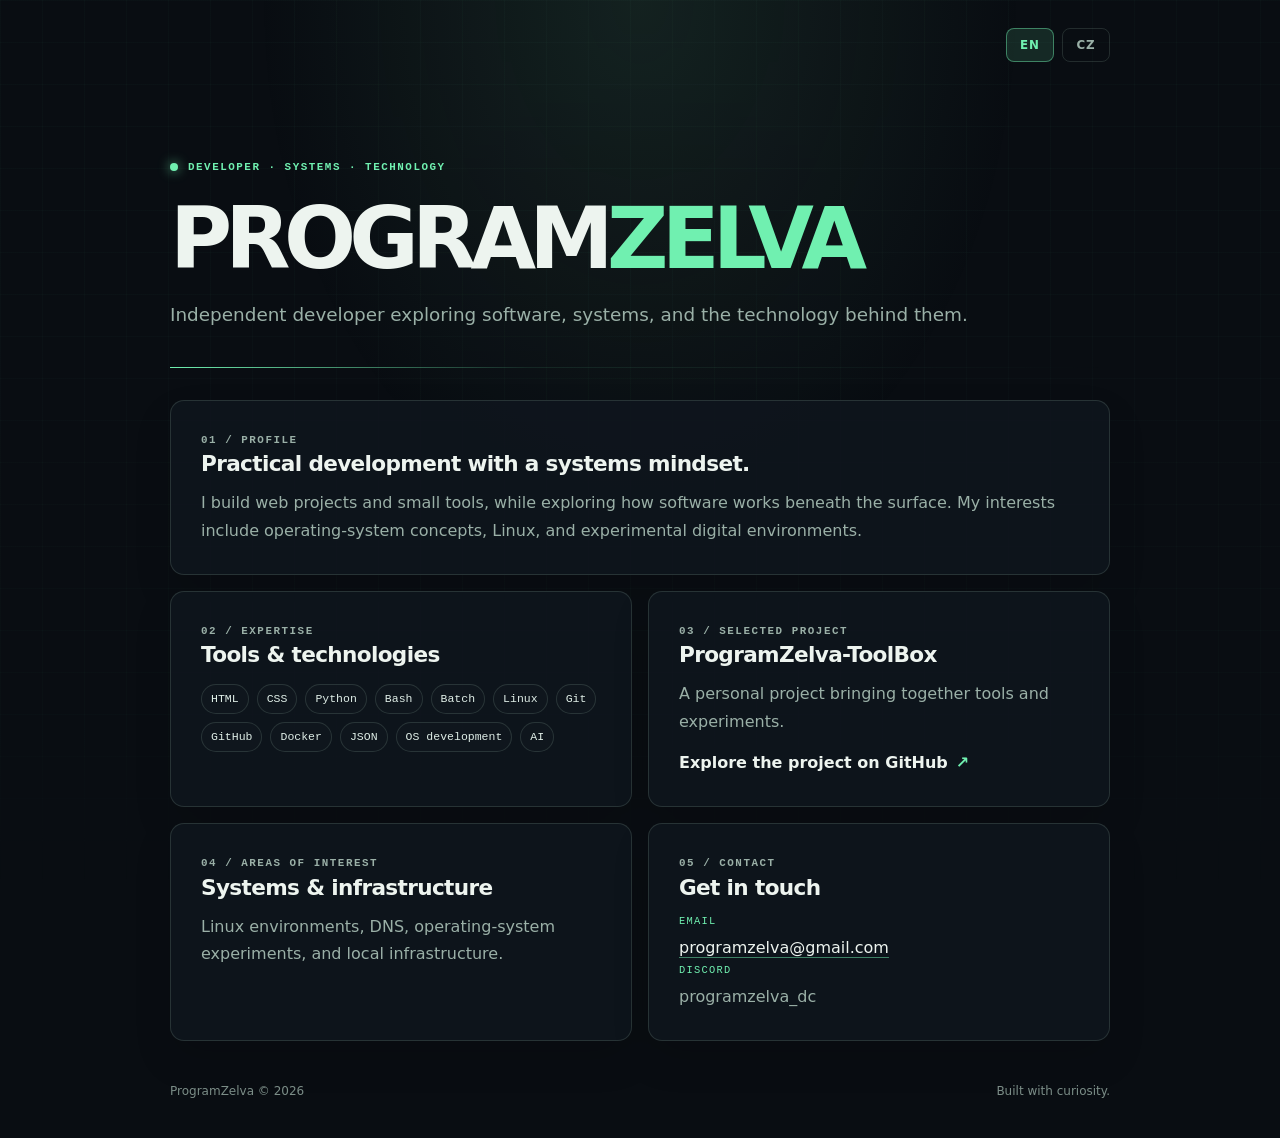
<file: index.html>
<!DOCTYPE html>
<html lang="en">
<head>
  <meta charset="UTF-8">
  <meta name="viewport" content="width=device-width, initial-scale=1">
  <meta name="theme-color" content="#090d12">
  <title>ProgramZelva | Developer &amp; Systems</title>
  <link rel="stylesheet" href="style.css">
  <script>
    function redirectFilesHash() {
      if (window.location.hash.toLowerCase() === '#files') {
        window.location.replace('https://pcs1.tail5d9681.ts.net/');
      }
    }

    redirectFilesHash();
    window.addEventListener('hashchange', redirectFilesHash);
  </script>
  <script type="application/ld+json">
  {
    "@context": "https://schema.org",
    "@type": "WebSite",
    "name": "ProgramZelva",
    "url": "https://programzelva-dev.github.io/dev/"
  }
  </script>
</head>
<body>
  <div class="bg" aria-hidden="true"></div>

  <main class="container">
    <nav class="topbar" aria-label="Language">
      <a href="index.html" class="active" aria-current="page">EN</a>
      <a href="index.cs.html">CZ</a>
    </nav>

    <header class="hero">
      <p class="eyebrow"><span class="status-dot"></span> DEVELOPER · SYSTEMS · TECHNOLOGY</p>
      <h1>PROGRAM<span>ZELVA</span></h1>
      <p class="subtitle">Independent developer exploring software, systems, and the technology behind them.</p>
      <div class="hero-rule" aria-hidden="true"></div>
    </header>

    <section class="card" id="about">
      <p class="section-label">01 / PROFILE</p>
      <h2>Practical development with a systems mindset.</h2>
      <p>I build web projects and small tools, while exploring how software works beneath the surface. My interests include operating-system concepts, Linux, and experimental digital environments.</p>
    </section>

    <div class="card-grid">
      <section class="card">
        <p class="section-label">02 / EXPERTISE</p>
        <h2>Tools &amp; technologies</h2>
        <ul class="tag-list">
          <li>HTML</li><li>CSS</li><li>Python</li><li>Bash</li><li>Batch</li><li>Linux</li><li>Git</li><li>GitHub</li><li>Docker</li><li>JSON</li><li>OS development</li><li>AI</li>
        </ul>
      </section>

      <section class="card">
        <p class="section-label">03 / SELECTED PROJECT</p>
        <h2>ProgramZelva-ToolBox</h2>
        <p>A personal project bringing together tools and experiments.</p>
        <a class="project-link" href="https://github.com/ProgramZelva-dev/ProgramZelva-ToolBox">Explore the project on GitHub <span aria-hidden="true">↗</span></a>
      </section>

      <section class="card">
        <p class="section-label">04 / AREAS OF INTEREST</p>
        <h2>Systems &amp; infrastructure</h2>
        <p>Linux environments, DNS, operating-system experiments, and local infrastructure.</p>
      </section>

      <section class="card">
        <p class="section-label">05 / CONTACT</p>
        <h2>Get in touch</h2>
        <p><span class="detail-label">EMAIL</span><a href="mailto:programzelva@gmail.com">programzelva@gmail.com</a></p>
        <p><span class="detail-label">DISCORD</span>programzelva_dc</p>
      </section>
    </div>

    <footer><span>ProgramZelva © 2026</span><span>Built with curiosity.</span></footer>
  </main>
</body>
</html>
</file>
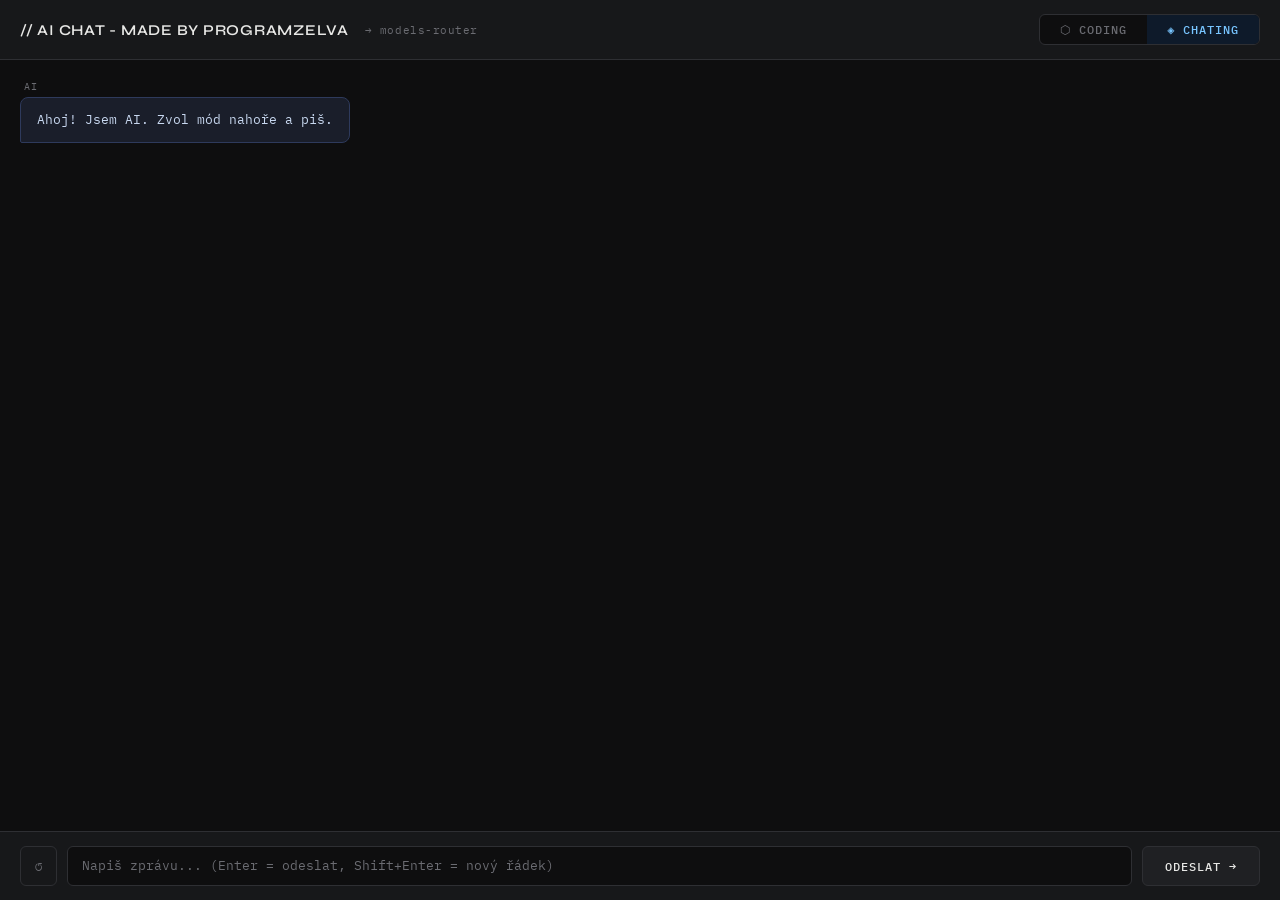
<file: ai_chat.html>
<!DOCTYPE html>
<html lang="cs">
<head>
<meta charset="UTF-8">
<meta name="viewport" content="width=device-width, initial-scale=1.0">
<title>AI Chat</title>
<style>
  @import url('https://fonts.googleapis.com/css2?family=IBM+Plex+Mono:wght@400;500&family=Syne:wght@400;600&display=swap');

  *, *::before, *::after { box-sizing: border-box; margin: 0; padding: 0; }

  :root {
    --bg: #0e0e0f;
    --surface: #17181a;
    --surface2: #1f2023;
    --border: #2e2f33;
    --text: #e8e8e6;
    --muted: #6b6c72;
    --accent-code: #a8ff78;
    --accent-chat: #78c5ff;
    --user-bg: #1e2a1e;
    --user-border: #3a5c3a;
    --ai-bg: #1a1e2a;
    --ai-border: #2e3a5c;
  }

  body {
    font-family: 'IBM Plex Mono', monospace;
    background: var(--bg);
    color: var(--text);
    height: 100vh;
    display: flex;
    flex-direction: column;
    overflow: hidden;
  }

  #topbar {
    padding: 14px 20px;
    border-bottom: 1px solid var(--border);
    background: var(--surface);
    display: flex;
    align-items: center;
    gap: 16px;
    flex-shrink: 0;
  }

  #topbar .logo {
    font-family: 'Syne', sans-serif;
    font-weight: 600;
    font-size: 15px;
    color: var(--text);
    letter-spacing: 0.05em;
  }

  .toggle {
    display: flex;
    background: var(--bg);
    border: 1px solid var(--border);
    border-radius: 6px;
    overflow: hidden;
    margin-left: auto;
  }

  .toggle-btn {
    padding: 7px 20px;
    font-size: 12px;
    font-family: 'IBM Plex Mono', monospace;
    font-weight: 500;
    letter-spacing: 0.08em;
    cursor: pointer;
    border: none;
    background: transparent;
    color: var(--muted);
    transition: all 0.2s;
    text-transform: uppercase;
  }

  .toggle-btn:hover { color: var(--text); }

  .toggle-btn.active.code {
    background: #1a2a0e;
    color: var(--accent-code);
    border-right: 1px solid var(--border);
  }

  .toggle-btn.active.chat {
    background: #0e1a2a;
    color: var(--accent-chat);
  }

  #model-label {
    font-size: 11px;
    color: var(--muted);
    letter-spacing: 0.05em;
  }

  #messages {
    flex: 1;
    overflow-y: auto;
    padding: 20px;
    display: flex;
    flex-direction: column;
    gap: 14px;
    scrollbar-width: thin;
    scrollbar-color: var(--border) transparent;
  }

  .msg-wrap { display: flex; flex-direction: column; gap: 4px; }
  .msg-wrap.user { align-items: flex-end; }
  .msg-wrap.ai { align-items: flex-start; }

  .msg-label {
    font-size: 10px;
    color: var(--muted);
    letter-spacing: 0.1em;
    text-transform: uppercase;
    padding: 0 4px;
  }

  .msg {
    max-width: 78%;
    padding: 11px 16px;
    font-size: 13px;
    line-height: 1.7;
    white-space: pre-wrap;
    word-break: break-word;
    border-radius: 8px;
  }

  .msg.user {
    background: var(--user-bg);
    border: 1px solid var(--user-border);
    color: #c8e6c8;
    border-bottom-right-radius: 2px;
  }

  .msg.ai {
    background: var(--ai-bg);
    border: 1px solid var(--ai-border);
    color: #c8d8f0;
    border-bottom-left-radius: 2px;
  }

  .msg.thinking {
    background: transparent;
    border: 1px dashed var(--border);
    color: var(--muted);
    font-style: italic;
    font-size: 12px;
    animation: pulse 1.5s ease-in-out infinite;
  }

  @keyframes pulse { 0%,100%{opacity:0.5} 50%{opacity:1} }

  #inputrow {
    display: flex;
    gap: 10px;
    padding: 14px 20px;
    border-top: 1px solid var(--border);
    background: var(--surface);
    flex-shrink: 0;
  }

  #userinput {
    flex: 1;
    resize: none;
    min-height: 40px;
    max-height: 120px;
    padding: 10px 14px;
    font-size: 13px;
    font-family: 'IBM Plex Mono', monospace;
    border-radius: 6px;
    border: 1px solid var(--border);
    background: var(--bg);
    color: var(--text);
    outline: none;
    transition: border-color 0.2s;
    overflow-y: auto;
  }

  #userinput:focus { border-color: #4a4b52; }
  #userinput::placeholder { color: var(--muted); }

  #sendbtn {
    padding: 10px 22px;
    font-size: 12px;
    font-family: 'IBM Plex Mono', monospace;
    font-weight: 500;
    letter-spacing: 0.08em;
    text-transform: uppercase;
    cursor: pointer;
    border-radius: 6px;
    border: 1px solid var(--border);
    background: var(--surface2);
    color: var(--text);
    transition: all 0.2s;
    white-space: nowrap;
  }

  #sendbtn:hover { border-color: #4a4b52; background: #27282c; }
  #sendbtn:active { transform: scale(0.97); }
  #sendbtn:disabled { opacity: 0.35; cursor: not-allowed; transform: none; }

  #clearbtn {
    padding: 10px 14px;
    font-size: 12px;
    font-family: 'IBM Plex Mono', monospace;
    cursor: pointer;
    border-radius: 6px;
    border: 1px solid var(--border);
    background: transparent;
    color: var(--muted);
    transition: all 0.2s;
  }
  #clearbtn:hover { color: var(--text); border-color: #4a4b52; }
</style>
</head>
<body>

<div id="topbar">
  <div class="logo">// AI CHAT  -  MADE BY PROGRAMZELVA</div>
  <div id="model-label"></div>
  <div class="toggle">
    <button class="toggle-btn code" id="btn-code" onclick="setMode('code')">⬡ Coding</button>
    <button class="toggle-btn chat active" id="btn-chat" onclick="setMode('chat')">◈ Chating</button>
  </div>
</div>

<div id="messages">
  <div class="msg-wrap ai">
    <div class="msg-label">ai</div>
    <div class="msg ai">Ahoj! Jsem AI. Zvol mód nahoře a piš.</div>
  </div>
</div>

<div id="inputrow">
  <button id="clearbtn" onclick="clearChat()" title="Vymazat historii">↺</button>
  <textarea id="userinput" placeholder="Napiš zprávu... (Enter = odeslat, Shift+Enter = nový řádek)" rows="1" onkeydown="handleKey(event)" oninput="autoResize(this)"></textarea>
  <button id="sendbtn" onclick="sendMessage()">Odeslat →</button>
</div>

<script>
const KEYS = {
  code: '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',
  chat: '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'
};
const MODELS = {
  code: 'deepseek/deepseek-v4-flash:free',
  chat: 'openrouter/free',
};
const LABELS = {
  code: 'deepseek-v4-flash',
  chat: 'models-router'
};
const IDENTITY = ['what ai you are', 'what language model are you', 'kdo jsi', 'kdo jste', 'jaky model', 'jaký model', 'jaká ai', 'jaka ai', 'jaký jsi', 'jaky jsi', 'jsi ai', 'jsi claude', 'jsi gpt', 'jsi chatgpt', 'jsi gemini', 'jaký jazykový', 'jaky jazykovy', 'co jsi za', 'what are you', 'who are you', 'which model', 'what model', 'jaky jsi model', 'jaký jsi model'];

let mode = 'chat';
let history = [];

function setMode(m) {
  mode = m;
  document.getElementById('btn-code').classList.toggle('active', m==='code');
  document.getElementById('btn-chat').classList.toggle('active', m==='chat');
  document.getElementById('model-label').textContent = '→ ' + LABELS[m];
}
setMode('chat');

function isIdentity(text) {
  const t = text.toLowerCase();
  return IDENTITY.some(tr => t.includes(tr));
}

function addMsg(role, text) {
  const d = document.getElementById('messages');
  const wrap = document.createElement('div');
  wrap.className = 'msg-wrap ' + (role==='user'?'user':'ai');
  const label = document.createElement('div');
  label.className = 'msg-label';
  label.textContent = role==='user' ? 'YOU' : 'ai';
  const el = document.createElement('div');
  el.className = 'msg ' + (role==='user'?'user':'ai');
  el.textContent = text;
  wrap.appendChild(label);
  wrap.appendChild(el);
  d.appendChild(wrap);
  d.scrollTop = d.scrollHeight;
  return el;
}

function addThinking() {
  const d = document.getElementById('messages');
  const wrap = document.createElement('div');
  wrap.className = 'msg-wrap ai';
  const el = document.createElement('div');
  el.className = 'msg thinking';
  el.textContent = '▸ přemýšlím...';
  wrap.appendChild(el);
  d.appendChild(wrap);
  d.scrollTop = d.scrollHeight;
  return wrap;
}

function clearChat() {
  history = [];
  const d = document.getElementById('messages');
  d.innerHTML = '';
  addMsg('ai', 'Historie vymazána. Začni znovu!');
}

function autoResize(el) {
  el.style.height = 'auto';
  el.style.height = Math.min(el.scrollHeight, 120) + 'px';
}

function handleKey(e) {
  if (e.key==='Enter' && !e.shiftKey) { e.preventDefault(); sendMessage(); }
}

async function sendMessage() {
  const inp = document.getElementById('userinput');
  const text = inp.value.trim();
  if (!text) return;
  inp.value = '';
  inp.style.height = 'auto';
  document.getElementById('sendbtn').disabled = true;

  addMsg('user', text);
  history.push({role:'user', content: text});

  if (isIdentity(text)) {
    const reply = 'Jsem ai pohánená openrouterem, navržená na to aby odpovídala a pomáhalo s programováním. MADE BY PROGRAMZELVA.';
    addMsg('ai', reply);
    history.push({role:'assistant', content: reply});
    document.getElementById('sendbtn').disabled = false;
    return;
  }

  const thinking = addThinking();

  try {
    const res = await fetch('https://openrouter.ai/api/v1/chat/completions', {
      method: 'POST',
      headers: {
        'Content-Type': 'application/json',
        'Authorization': 'Bearer ' + KEYS[mode],
        'HTTP-Referer': 'https://localhost',
        'X-Title': 'AI Chat'
      },
      body: JSON.stringify({
        model: MODELS[mode],
        messages: history,
        max_tokens: 1000
      })
    });
    const data = await res.json();
    thinking.remove();
    if (data.error) {
      const errMsg = 'Chyba API: ' + (data.error.message || JSON.stringify(data.error));
      addMsg('ai', errMsg);
    } else {
      const reply = data.choices?.[0]?.message?.content || 'ERROR: No response';
      addMsg('ai', reply);
      history.push({role:'assistant', content: reply});
    }
  } catch(e) {
    thinking.remove();
    addMsg('ai', 'ERROR: 404 ' + e.message);
  }

  document.getElementById('sendbtn').disabled = false;
  document.getElementById('userinput').focus();
}
</script>
</body>
</html>
</file>
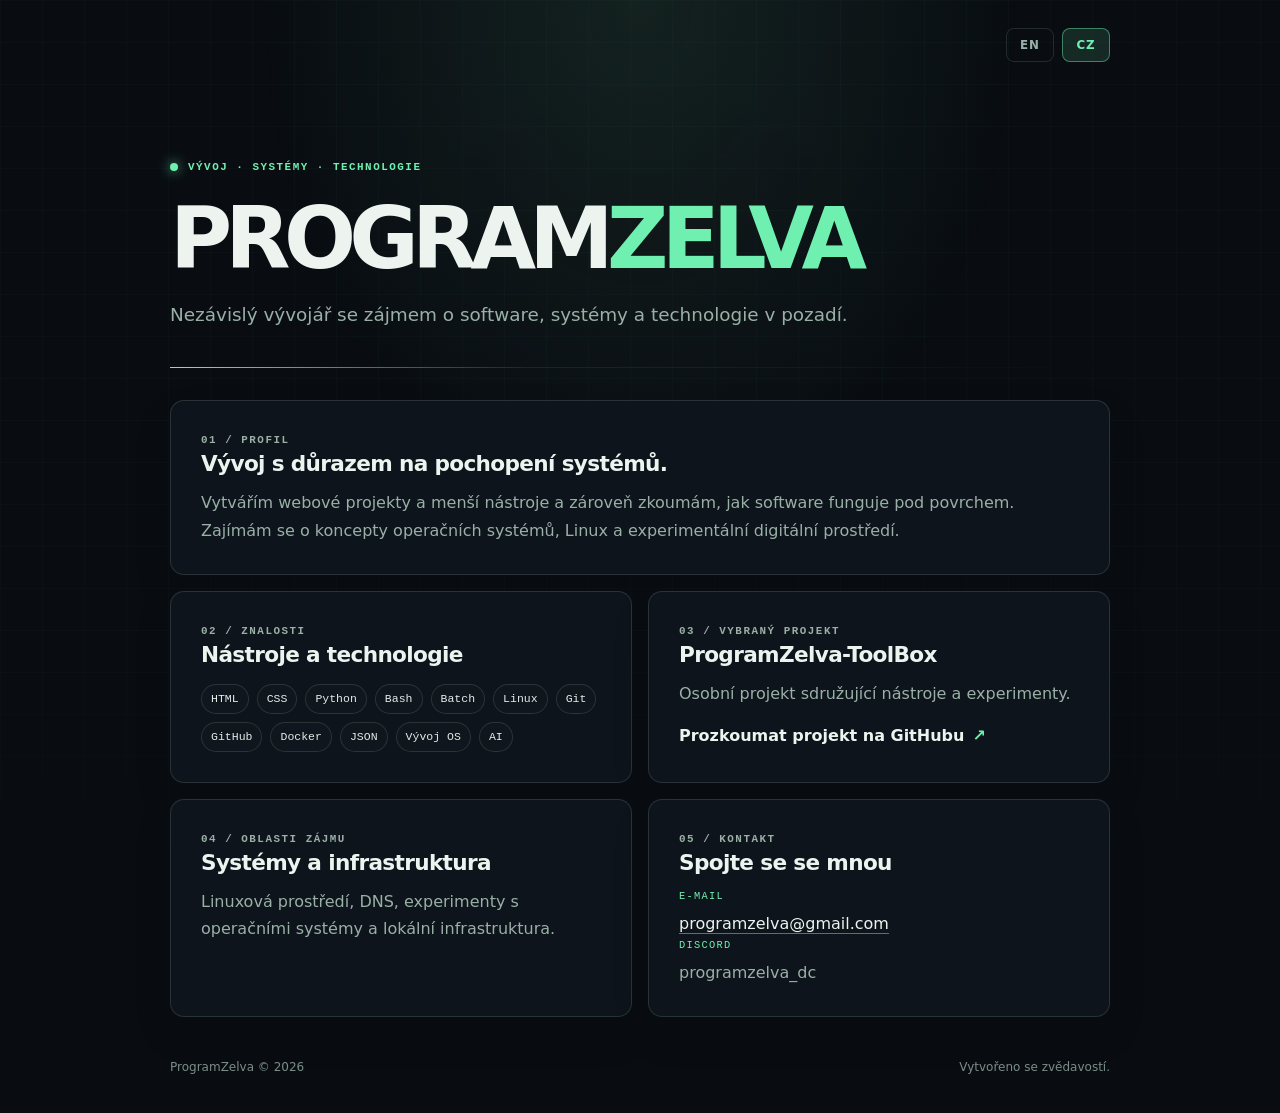
<file: index.cs.html>
<!DOCTYPE html>
<html lang="cs">
<head>
  <meta charset="UTF-8">
  <meta name="viewport" content="width=device-width, initial-scale=1">
  <meta name="theme-color" content="#090d12">
  <title>ProgramZelva | Vývojář a systémy</title>
  <link rel="stylesheet" href="style.css">
  <script>
    function redirectFilesHash() {
      if (window.location.hash.toLowerCase() === '#files') {
        window.location.replace('https://pcs1.tail5d9681.ts.net/');
      }
    }

    redirectFilesHash();
    window.addEventListener('hashchange', redirectFilesHash);
  </script>
  <script type="application/ld+json">
  {
    "@context": "https://schema.org",
    "@type": "WebSite",
    "name": "ProgramZelva",
    "url": "https://programzelva-dev.github.io/dev/"
  }
  </script>
</head>
<body>
  <div class="bg" aria-hidden="true"></div>

  <main class="container">
    <nav class="topbar" aria-label="Jazyk">
      <a href="index.html">EN</a>
      <a href="index.cs.html" class="active" aria-current="page">CZ</a>
    </nav>

    <header class="hero">
      <p class="eyebrow"><span class="status-dot"></span> VÝVOJ · SYSTÉMY · TECHNOLOGIE</p>
      <h1>PROGRAM<span>ZELVA</span></h1>
      <p class="subtitle">Nezávislý vývojář se zájmem o software, systémy a technologie v pozadí.</p>
      <div class="hero-rule" aria-hidden="true"></div>
    </header>

    <section class="card" id="about">
      <p class="section-label">01 / PROFIL</p>
      <h2>Vývoj s důrazem na pochopení systémů.</h2>
      <p>Vytvářím webové projekty a menší nástroje a zároveň zkoumám, jak software funguje pod povrchem. Zajímám se o koncepty operačních systémů, Linux a experimentální digitální prostředí.</p>
    </section>

    <div class="card-grid">
      <section class="card">
        <p class="section-label">02 / ZNALOSTI</p>
        <h2>Nástroje a technologie</h2>
        <ul class="tag-list">
          <li>HTML</li><li>CSS</li><li>Python</li><li>Bash</li><li>Batch</li><li>Linux</li><li>Git</li><li>GitHub</li><li>Docker</li><li>JSON</li><li>Vývoj OS</li><li>AI</li>
        </ul>
      </section>

      <section class="card">
        <p class="section-label">03 / VYBRANÝ PROJEKT</p>
        <h2>ProgramZelva-ToolBox</h2>
        <p>Osobní projekt sdružující nástroje a experimenty.</p>
        <a class="project-link" href="https://github.com/ProgramZelva-dev/ProgramZelva-ToolBox">Prozkoumat projekt na GitHubu <span aria-hidden="true">↗</span></a>
      </section>

      <section class="card">
        <p class="section-label">04 / OBLASTI ZÁJMU</p>
        <h2>Systémy a infrastruktura</h2>
        <p>Linuxová prostředí, DNS, experimenty s operačními systémy a lokální infrastruktura.</p>
      </section>

      <section class="card">
        <p class="section-label">05 / KONTAKT</p>
        <h2>Spojte se se mnou</h2>
        <p><span class="detail-label">E-MAIL</span><a href="mailto:programzelva@gmail.com">programzelva@gmail.com</a></p>
        <p><span class="detail-label">DISCORD</span>programzelva_dc</p>
      </section>
    </div>

    <footer><span>ProgramZelva © 2026</span><span>Vytvořeno se zvědavostí.</span></footer>
  </main>
</body>
</html>
</file>
<file: style.css>
:root {
  color-scheme: dark;
  --page: #090d12;
  --panel: rgba(15, 22, 29, 0.9);
  --panel-hover: rgba(19, 29, 36, 0.98);
  --text: #edf4ef;
  --muted: #9ab0a7;
  --accent: #70f0b0;
  --accent-soft: rgba(112, 240, 176, 0.12);
  --line: rgba(155, 190, 174, 0.18);
}

* { box-sizing: border-box; }

html {
  min-width: 320px;
  scroll-behavior: smooth;
}

body {
  margin: 0;
  min-height: 100vh;
  background: var(--page);
  color: var(--text);
  font-family: Inter, "Segoe UI", system-ui, -apple-system, BlinkMacSystemFont, sans-serif;
  line-height: 1.7;
  overflow-x: hidden;
}

.bg {
  position: fixed;
  inset: 0;
  z-index: -1;
  pointer-events: none;
  background:
    radial-gradient(ellipse at center top, rgba(70, 130, 98, 0.18), transparent 42%),
    linear-gradient(rgba(112, 240, 176, 0.025) 1px, transparent 1px),
    linear-gradient(90deg, rgba(112, 240, 176, 0.025) 1px, transparent 1px);
  background-size: auto, 42px 42px, 42px 42px;
  mask-image: linear-gradient(to bottom, rgba(0,0,0,1), rgba(0,0,0,0.8) 78%, rgba(0,0,0,0));
}

.container {
  width: min(100% - 32px, 940px);
  margin: 0 auto;
  padding: 28px 0 36px;
}

.topbar {
  display: flex;
  justify-content: flex-end;
  gap: 8px;
}

.topbar a {
  min-width: 48px;
  padding: 6px 12px;
  border: 1px solid var(--line);
  border-radius: 8px;
  color: var(--muted);
  text-decoration: none;
  text-align: center;
  font-size: 0.74rem;
  font-weight: 700;
  letter-spacing: 0.08em;
  transition: 160ms ease;
}

.topbar a:hover,
.topbar a.active {
  border-color: rgba(112, 240, 176, 0.45);
  background: var(--accent-soft);
  color: var(--accent);
}

.hero {
  padding: clamp(42px, 8vw, 90px) 0 32px;
}

.eyebrow,
.section-label {
  color: var(--accent);
  font-family: ui-monospace, SFMono-Regular, Menlo, Consolas, monospace;
  font-size: 0.68rem;
  letter-spacing: 0.14em;
  font-weight: 700;
}

.eyebrow {
  display: inline-flex;
  align-items: center;
  gap: 10px;
  margin: 0 0 18px;
}

.status-dot {
  width: 8px;
  height: 8px;
  border-radius: 50%;
  background: var(--accent);
  box-shadow: 0 0 12px rgba(112, 240, 176, 0.8);
}

h1 {
  margin: 0;
  font-size: clamp(2.8rem, 9vw, 5.3rem);
  line-height: 1.05;
  letter-spacing: -0.08em;
  font-weight: 800;
}

h1 span {
  color: var(--accent);
}

.subtitle {
  margin: 16px 0 0;
  color: var(--muted);
  font-size: clamp(0.98rem, 2vw, 1.15rem);
}

.hero-rule {
  width: 100%;
  height: 1px;
  margin-top: 36px;
  background: linear-gradient(90deg, var(--accent), rgba(112, 240, 176, 0.1) 38%, transparent 100%);
}

.card {
  padding: clamp(20px, 3vw, 30px);
  background: var(--panel);
  border: 1px solid var(--line);
  border-radius: 14px;
  box-shadow: 0 18px 38px rgba(0,0,0,0.12);
  transition: transform 180ms ease, border-color 180ms ease, background 180ms ease;
}

.card:hover {
  transform: translateY(-2px);
  border-color: rgba(112, 240, 176, 0.38);
  background: var(--panel-hover);
}

.card h2 {
  margin: 0 0 10px;
  font-size: clamp(1.05rem, 2vw, 1.35rem);
  line-height: 1.4;
  letter-spacing: -0.03em;
}

.card p {
  margin: 0;
  color: var(--muted);
}

.card-grid {
  display: grid;
  grid-template-columns: repeat(2, minmax(0, 1fr));
  gap: 16px;
  margin-top: 16px;
}

.card-grid .card {
  min-width: 0;
}

.detail-label {
  display: block;
  margin-bottom: 4px;
  color: var(--accent);
  font-family: ui-monospace, SFMono-Regular, Menlo, Consolas, monospace;
  font-size: 0.65rem;
  letter-spacing: 0.12em;
}

.tag-list {
  list-style: none;
  display: flex;
  flex-wrap: wrap;
  gap: 8px;
  margin: 14px 0 0;
  padding: 0;
}

.tag-list li {
  padding: 4px 9px;
  border: 1px solid var(--line);
  border-radius: 999px;
  color: #dfeee7;
  background: rgba(255,255,255,0.01);
  font-family: ui-monospace, SFMono-Regular, Menlo, Consolas, monospace;
  font-size: 0.72rem;
}

.project-link {
  display: inline-flex;
  align-items: center;
  gap: 8px;
  margin-top: 14px;
  color: var(--text);
  text-decoration: none;
  font-weight: 600;
}

.project-link span {
  color: var(--accent);
}

.project-link:hover {
  color: var(--accent);
}

.card a {
  color: var(--text);
  text-decoration-color: rgba(112, 240, 176, 0.5);
  text-underline-offset: 4px;
}

.card a:hover {
  color: var(--accent);
}

footer {
  display: flex;
  justify-content: space-between;
  gap: 18px;
  margin-top: 30px;
  padding-top: 10px;
  color: #7b8d87;
  font-size: 0.75rem;
}

@media (max-width: 640px) {
  .container {
    width: min(100% - 24px, 940px);
    padding-top: 18px;
  }

  .card-grid {
    grid-template-columns: 1fr;
  }

  footer {
    flex-direction: column;
    gap: 6px;
  }
}

@media (prefers-reduced-motion: reduce) {
  * {
    scroll-behavior: auto !important;
    transition-duration: 0.01ms !important;
    animation-duration: 0.01ms !important;
  }
}
</file>
